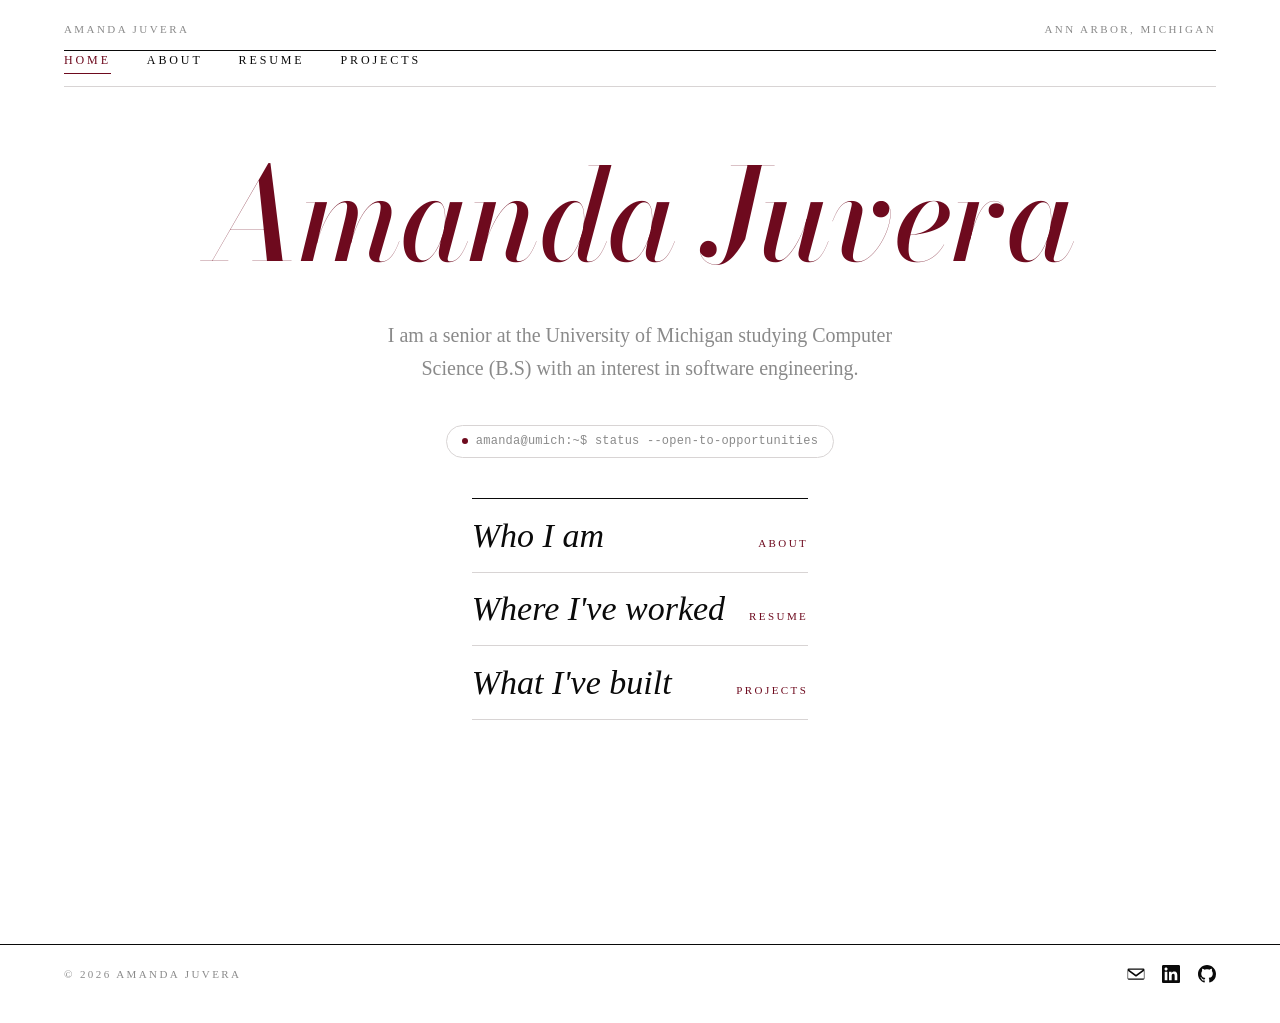
<file: index.html>
<!DOCTYPE html>
<html lang="en">
<head>
<meta charset="utf-8">
<meta name="viewport" content="width=device-width, initial-scale=1">
<title>Amanda Juvera</title>
<meta name="description" content="Amanda Juvera — computer science student at the University of Michigan, working on systems, security tooling, and computer vision.">
<link rel="preconnect" href="https://fonts.googleapis.com">
<link rel="preconnect" href="https://fonts.gstatic.com" crossorigin>
<link href="https://fonts.googleapis.com/css2?family=Bodoni+Moda:ital,opsz,wght@1,6..96,400..700&family=Pinyon+Script&display=swap" rel="stylesheet">
<link rel="stylesheet" href="style.css">
</head>
<body>

<header class="masthead">
  <div class="masthead__meta utility">
    <span>Amanda Juvera</span>
    <span>Ann Arbor, Michigan</span>
  </div>
  <nav class="nav" aria-label="Main">
    <a href="index.html" aria-current="page">Home</a>
    <a href="about.html">About</a>
    <a href="resume.html">Resume</a>
    <a href="projects.html">Projects</a>
  </nav>
</header>

<main class="cover">
  <h1 class="cover__name rise">Amanda Juvera</h1>
  <p class="cover__tagline rise">I am a senior at the University of Michigan studying Computer Science (B.S) with an interest in software engineering.</p>

  <span class="terminal-chip rise">amanda@umich:~$ status --open-to-opportunities</span>

  <ul class="coverlines rise rise--2">
    <li>
      <a href="about.html">
        <span class="coverlines__title">Who I am</span>
        <span class="coverlines__folio">About</span>
      </a>
    </li>
    <li>
      <a href="resume.html">
        <span class="coverlines__title">Where I've worked</span>
        <span class="coverlines__folio">Resume</span>
      </a>
    </li>
    <li>
      <a href="projects.html">
        <span class="coverlines__title">What I've built</span>
        <span class="coverlines__folio">Projects</span>
      </a>
    </li>
  </ul>
</main>

<footer class="foot utility">
  <span>&copy; 2026 Amanda Juvera</span>
  <span class="foot__social">
    <a href="mailto:ajuvera@umich.edu" aria-label="Email">
      <svg viewBox="0 0 16 16" aria-hidden="true"><path d="M1.5 3h13a1 1 0 011 1v8a1 1 0 01-1 1h-13a1 1 0 01-1-1V4a1 1 0 011-1zm.4 1.2L8 8.6l6.1-4.4H1.9zM1 5.4V12h14V5.4l-6.62 4.77a.6.6 0 01-.76 0L1 5.4z"/></svg>
    </a>
    <a href="https://linkedin.com/in/amandajuvera" aria-label="LinkedIn" target="_blank" rel="noopener noreferrer">
      <svg viewBox="0 0 16 16" aria-hidden="true"><path d="M14.82 0H1.18C.53 0 0 .52 0 1.16v13.68C0 15.48.53 16 1.18 16h13.64c.65 0 1.18-.52 1.18-1.16V1.16C16 .52 15.47 0 14.82 0zM4.75 13.6H2.4V6h2.35v7.6zM3.58 4.98c-.76 0-1.37-.62-1.37-1.38 0-.76.61-1.38 1.37-1.38.76 0 1.38.62 1.38 1.38 0 .76-.62 1.38-1.38 1.38zM13.6 13.6h-2.35V9.9c0-.88-.02-2.02-1.23-2.02-1.23 0-1.42.96-1.42 1.95v3.77H6.25V6h2.26v1.04h.03c.31-.59 1.08-1.23 2.23-1.23 2.39 0 2.83 1.57 2.83 3.61v4.18z"/></svg>
    </a>
    <a href="https://github.com/amandajuvera" aria-label="GitHub" target="_blank" rel="noopener noreferrer">
      <svg viewBox="0 0 16 16" aria-hidden="true"><path d="M8 0C3.58 0 0 3.58 0 8c0 3.54 2.29 6.53 5.47 7.59.4.07.55-.17.55-.38 0-.19-.01-.82-.01-1.49-2.01.37-2.53-.49-2.69-.94-.09-.23-.48-.94-.82-1.13-.28-.15-.68-.52-.01-.53.63-.01 1.08.58 1.23.82.72 1.21 1.87.87 2.33.66.07-.52.28-.87.51-1.07-1.78-.2-3.64-.89-3.64-3.95 0-.87.31-1.59.82-2.15-.08-.2-.36-1.02.08-2.12 0 0 .67-.21 2.2.82.64-.18 1.32-.27 2-.27.68 0 1.36.09 2 .27 1.53-1.04 2.2-.82 2.2-.82.44 1.1.16 1.92.08 2.12.51.56.82 1.27.82 2.15 0 3.07-1.87 3.75-3.65 3.95.29.25.54.73.54 1.48 0 1.07-.01 1.93-.01 2.2 0 .21.15.46.55.38A8.01 8.01 0 0016 8c0-4.42-3.58-8-8-8z"/></svg>
    </a>
  </span>
</footer>

</body>
</html>
</file>
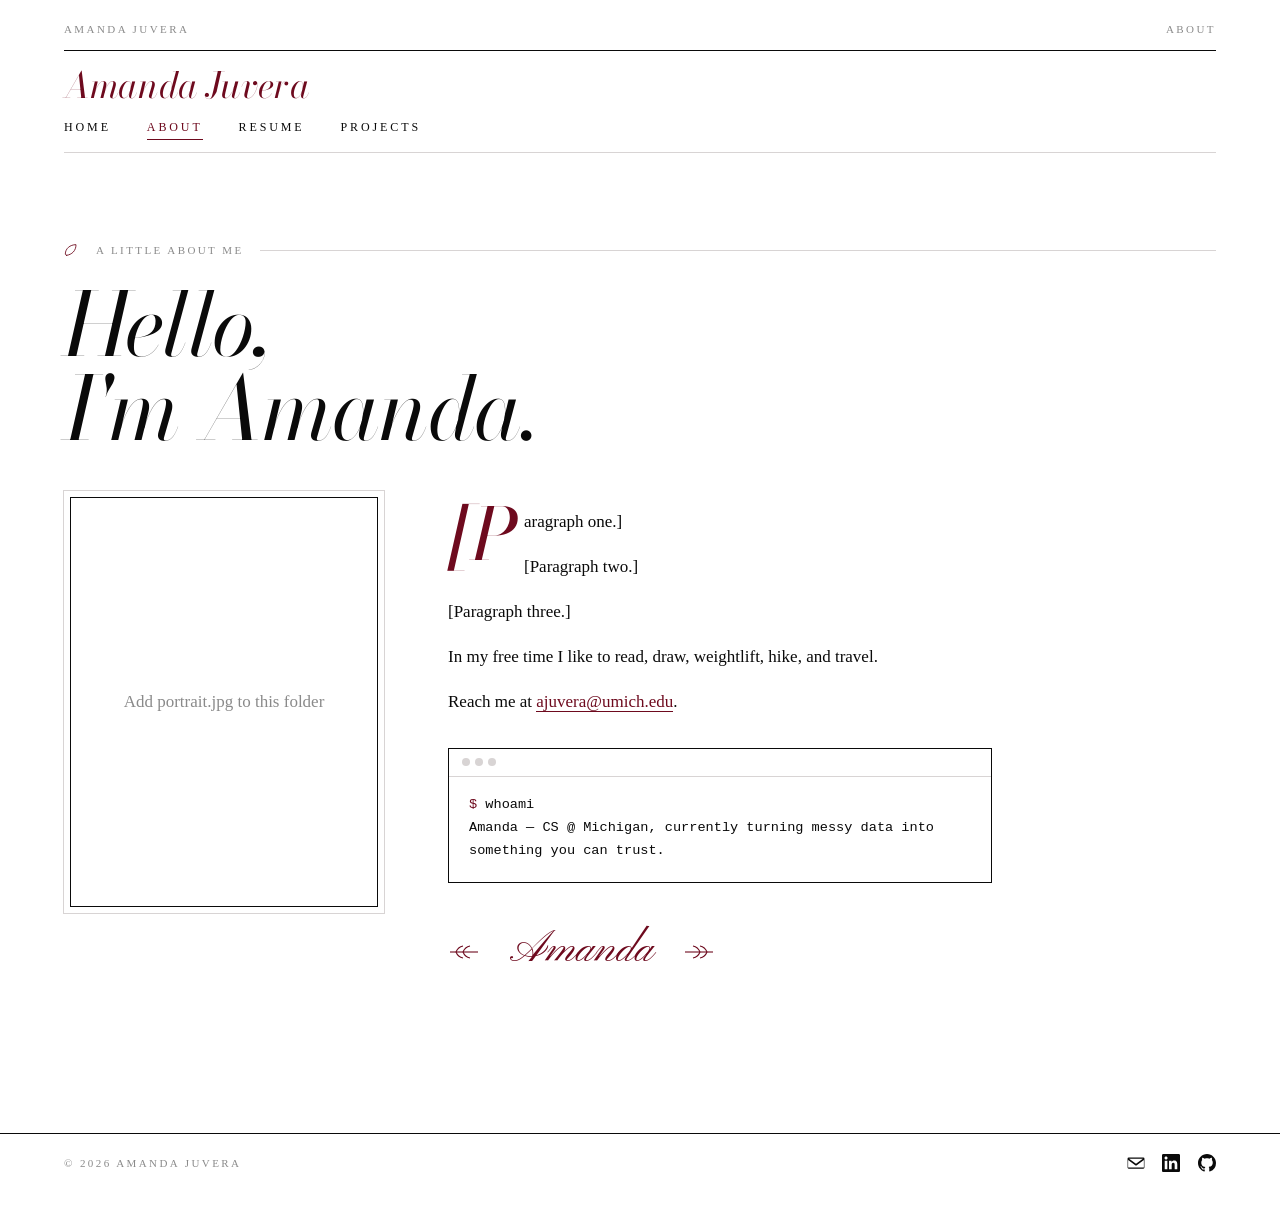
<file: about.html>
<!DOCTYPE html>
<html lang="en">
<head>
<meta charset="utf-8">
<meta name="viewport" content="width=device-width, initial-scale=1">
<title>About — Amanda Juvera</title>
<link rel="preconnect" href="https://fonts.googleapis.com">
<link rel="preconnect" href="https://fonts.gstatic.com" crossorigin>
<link href="https://fonts.googleapis.com/css2?family=Bodoni+Moda:ital,opsz,wght@1,6..96,400..700&family=Pinyon+Script&display=swap" rel="stylesheet">
<link rel="stylesheet" href="style.css">
</head>
<body>

<header class="masthead">
  <div class="masthead__meta utility">
    <span>Amanda Juvera</span>
    <span>About</span>
  </div>
  <a class="masthead__nameplate" href="index.html">Amanda Juvera</a>
  <nav class="nav" aria-label="Main">
    <a href="index.html">Home</a>
    <a href="about.html" aria-current="page">About</a>
    <a href="resume.html">Resume</a>
    <a href="projects.html">Projects</a>
  </nav>
</header>

<main class="page">
  <p class="page__eyebrow utility"><svg viewBox="0 0 24 24" aria-hidden="true"><path d="M4 20c8-1 14-7 14-16-9 0-16 6-16 14 0 1 1 2 2 2z"/></svg>A little about me</p>
  <h1 class="page__title">Hello,<br>I'm Amanda.</h1>

  <div class="about">
    <figure class="portrait">
      <!-- Swap this line for: <img src="portrait.jpg" alt="Amanda Juvera"> -->
      Add portrait.jpg to this folder
    </figure>

    <div class="prose">
      <p>[Paragraph one.]</p>

      <p>[Paragraph two.]</p>

      <p>[Paragraph three.]</p>

      <p>In my free time I like to read, draw, weightlift, hike, and travel.</p>

      <p>Reach me at <a href="mailto:ajuvera@umich.edu">ajuvera@umich.edu</a>.</p>

      <div class="terminal-quote">
        <div class="terminal-quote__bar"><span></span><span></span><span></span></div>
        <pre><span class="prompt">$</span> whoami
Amanda — CS @ Michigan, currently turning messy data into something you can trust.</pre>
      </div>

      <p class="signoff-row">
        <svg class="sprig" viewBox="0 0 46 20" aria-hidden="true">
          <path d="M2 10 Q20 10 30 10"/>
          <path d="M8 10 Q10 5 15 4"/>
          <path d="M8 10 Q10 15 15 16"/>
          <path d="M15 10 Q17 5 22 4"/>
          <path d="M15 10 Q17 15 22 16"/>
        </svg>
        <span class="signoff">Amanda</span>
        <svg class="sprig sprig--flip" viewBox="0 0 46 20" aria-hidden="true">
          <path d="M2 10 Q20 10 30 10"/>
          <path d="M8 10 Q10 5 15 4"/>
          <path d="M8 10 Q10 15 15 16"/>
          <path d="M15 10 Q17 5 22 4"/>
          <path d="M15 10 Q17 15 22 16"/>
        </svg>
      </p>
    </div>
  </div>
</main>

<footer class="foot utility">
  <span>&copy; 2026 Amanda Juvera</span>
  <span class="foot__social">
    <a href="mailto:ajuvera@umich.edu" aria-label="Email">
      <svg viewBox="0 0 16 16" aria-hidden="true"><path d="M1.5 3h13a1 1 0 011 1v8a1 1 0 01-1 1h-13a1 1 0 01-1-1V4a1 1 0 011-1zm.4 1.2L8 8.6l6.1-4.4H1.9zM1 5.4V12h14V5.4l-6.62 4.77a.6.6 0 01-.76 0L1 5.4z"/></svg>
    </a>
    <a href="https://linkedin.com/in/amandajuvera" aria-label="LinkedIn" target="_blank" rel="noopener noreferrer">
      <svg viewBox="0 0 16 16" aria-hidden="true"><path d="M14.82 0H1.18C.53 0 0 .52 0 1.16v13.68C0 15.48.53 16 1.18 16h13.64c.65 0 1.18-.52 1.18-1.16V1.16C16 .52 15.47 0 14.82 0zM4.75 13.6H2.4V6h2.35v7.6zM3.58 4.98c-.76 0-1.37-.62-1.37-1.38 0-.76.61-1.38 1.37-1.38.76 0 1.38.62 1.38 1.38 0 .76-.62 1.38-1.38 1.38zM13.6 13.6h-2.35V9.9c0-.88-.02-2.02-1.23-2.02-1.23 0-1.42.96-1.42 1.95v3.77H6.25V6h2.26v1.04h.03c.31-.59 1.08-1.23 2.23-1.23 2.39 0 2.83 1.57 2.83 3.61v4.18z"/></svg>
    </a>
    <a href="https://github.com/amandajuvera" aria-label="GitHub" target="_blank" rel="noopener noreferrer">
      <svg viewBox="0 0 16 16" aria-hidden="true"><path d="M8 0C3.58 0 0 3.58 0 8c0 3.54 2.29 6.53 5.47 7.59.4.07.55-.17.55-.38 0-.19-.01-.82-.01-1.49-2.01.37-2.53-.49-2.69-.94-.09-.23-.48-.94-.82-1.13-.28-.15-.68-.52-.01-.53.63-.01 1.08.58 1.23.82.72 1.21 1.87.87 2.33.66.07-.52.28-.87.51-1.07-1.78-.2-3.64-.89-3.64-3.95 0-.87.31-1.59.82-2.15-.08-.2-.36-1.02.08-2.12 0 0 .67-.21 2.2.82.64-.18 1.32-.27 2-.27.68 0 1.36.09 2 .27 1.53-1.04 2.2-.82 2.2-.82.44 1.1.16 1.92.08 2.12.51.56.82 1.27.82 2.15 0 3.07-1.87 3.75-3.65 3.95.29.25.54.73.54 1.48 0 1.07-.01 1.93-.01 2.2 0 .21.15.46.55.38A8.01 8.01 0 0016 8c0-4.42-3.58-8-8-8z"/></svg>
    </a>
  </span>
</footer>

</body>
</html>
</file>
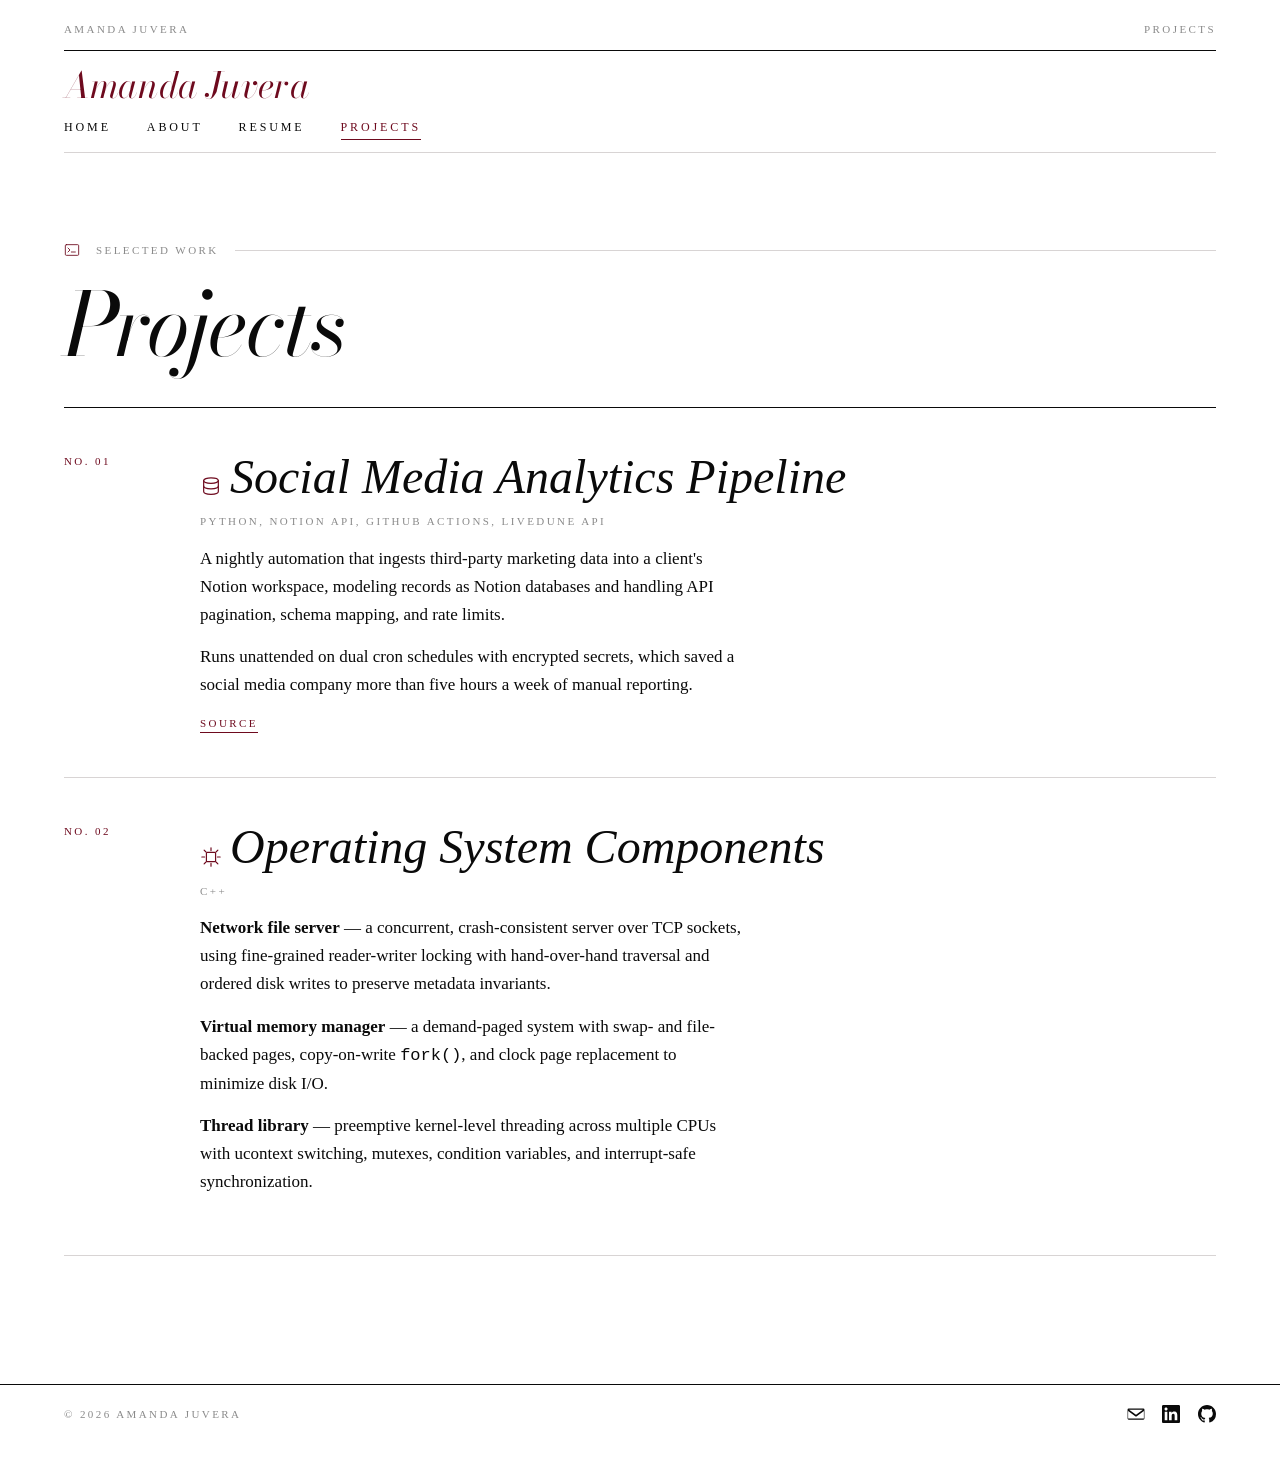
<file: projects.html>
<!DOCTYPE html>
<html lang="en">
<head>
<meta charset="utf-8">
<meta name="viewport" content="width=device-width, initial-scale=1">
<title>Projects — Amanda Juvera</title>
<link rel="preconnect" href="https://fonts.googleapis.com">
<link rel="preconnect" href="https://fonts.gstatic.com" crossorigin>
<link href="https://fonts.googleapis.com/css2?family=Bodoni+Moda:ital,opsz,wght@1,6..96,400..700&family=Pinyon+Script&display=swap" rel="stylesheet">
<link rel="stylesheet" href="style.css">
</head>
<body>

<header class="masthead">
  <div class="masthead__meta utility">
    <span>Amanda Juvera</span>
    <span>Projects</span>
  </div>
  <a class="masthead__nameplate" href="index.html">Amanda Juvera</a>
  <nav class="nav" aria-label="Main">
    <a href="index.html">Home</a>
    <a href="about.html">About</a>
    <a href="resume.html">Resume</a>
    <a href="projects.html" aria-current="page">Projects</a>
  </nav>
</header>

<main class="page">
  <p class="page__eyebrow utility"><svg viewBox="0 0 24 24" aria-hidden="true"><rect x="2" y="4" width="20" height="16" rx="1.5"/><path d="M6 9l3 3-3 3"/><path d="M11 15h6"/></svg>Selected work</p>
  <h1 class="page__title">Projects</h1>

  <ol class="work">
    <li class="work__item">
      <span class="work__folio">No. 01</span>
      <div class="work__body">
        <h2 class="work__title"><svg class="work__icon" viewBox="0 0 24 24" aria-hidden="true"><ellipse cx="12" cy="5" rx="8" ry="3"/><path d="M4 5v6c0 1.66 3.58 3 8 3s8-1.34 8-3V5"/><path d="M4 11v6c0 1.66 3.58 3 8 3s8-1.34 8-3v-6"/></svg>Social Media Analytics Pipeline</h2>
        <p class="utility" style="margin-bottom:0.9rem;">Python, Notion API, GitHub Actions, LiveDune API</p>
        <p>A nightly automation that ingests third-party marketing data into a client's Notion workspace, modeling records as Notion databases and handling API pagination, schema mapping, and rate limits.</p>
        <p>Runs unattended on dual cron schedules with encrypted secrets, which saved a social media company more than five hours a week of manual reporting.</p>
        <div class="work__meta">
          <a href="[https://github.com/username/repo]">Source</a>
        </div>
      </div>
    </li>

    <li class="work__item">
      <span class="work__folio">No. 02</span>
      <div class="work__body">
        <h2 class="work__title"><svg class="work__icon" viewBox="0 0 24 24" aria-hidden="true"><rect x="7" y="7" width="10" height="10" rx="1"/><path d="M12 2v3M12 19v3M2 12h3M19 12h3M4.5 4.5l2 2M17.5 17.5l2 2M19.5 4.5l-2 2M6.5 17.5l-2 2"/></svg>Operating System Components</h2>
        <p class="utility" style="margin-bottom:0.9rem;">C++</p>
        <p><strong>Network file server</strong> &mdash; a concurrent, crash-consistent server over TCP sockets, using fine-grained reader-writer locking with hand-over-hand traversal and ordered disk writes to preserve metadata invariants.</p>
        <p><strong>Virtual memory manager</strong> &mdash; a demand-paged system with swap- and file-backed pages, copy-on-write <code>fork()</code>, and clock page replacement to minimize disk I/O.</p>
        <p><strong>Thread library</strong> &mdash; preemptive kernel-level threading across multiple CPUs with ucontext switching, mutexes, condition variables, and interrupt-safe synchronization.</p>
      </div>
    </li>
  </ol>
</main>

<footer class="foot utility">
  <span>&copy; 2026 Amanda Juvera</span>
  <span class="foot__social">
    <a href="mailto:ajuvera@umich.edu" aria-label="Email">
      <svg viewBox="0 0 16 16" aria-hidden="true"><path d="M1.5 3h13a1 1 0 011 1v8a1 1 0 01-1 1h-13a1 1 0 01-1-1V4a1 1 0 011-1zm.4 1.2L8 8.6l6.1-4.4H1.9zM1 5.4V12h14V5.4l-6.62 4.77a.6.6 0 01-.76 0L1 5.4z"/></svg>
    </a>
    <a href="https://linkedin.com/in/amandajuvera" aria-label="LinkedIn" target="_blank" rel="noopener noreferrer">
      <svg viewBox="0 0 16 16" aria-hidden="true"><path d="M14.82 0H1.18C.53 0 0 .52 0 1.16v13.68C0 15.48.53 16 1.18 16h13.64c.65 0 1.18-.52 1.18-1.16V1.16C16 .52 15.47 0 14.82 0zM4.75 13.6H2.4V6h2.35v7.6zM3.58 4.98c-.76 0-1.37-.62-1.37-1.38 0-.76.61-1.38 1.37-1.38.76 0 1.38.62 1.38 1.38 0 .76-.62 1.38-1.38 1.38zM13.6 13.6h-2.35V9.9c0-.88-.02-2.02-1.23-2.02-1.23 0-1.42.96-1.42 1.95v3.77H6.25V6h2.26v1.04h.03c.31-.59 1.08-1.23 2.23-1.23 2.39 0 2.83 1.57 2.83 3.61v4.18z"/></svg>
    </a>
    <a href="https://github.com/amandajuvera" aria-label="GitHub" target="_blank" rel="noopener noreferrer">
      <svg viewBox="0 0 16 16" aria-hidden="true"><path d="M8 0C3.58 0 0 3.58 0 8c0 3.54 2.29 6.53 5.47 7.59.4.07.55-.17.55-.38 0-.19-.01-.82-.01-1.49-2.01.37-2.53-.49-2.69-.94-.09-.23-.48-.94-.82-1.13-.28-.15-.68-.52-.01-.53.63-.01 1.08.58 1.23.82.72 1.21 1.87.87 2.33.66.07-.52.28-.87.51-1.07-1.78-.2-3.64-.89-3.64-3.95 0-.87.31-1.59.82-2.15-.08-.2-.36-1.02.08-2.12 0 0 .67-.21 2.2.82.64-.18 1.32-.27 2-.27.68 0 1.36.09 2 .27 1.53-1.04 2.2-.82 2.2-.82.44 1.1.16 1.92.08 2.12.51.56.82 1.27.82 2.15 0 3.07-1.87 3.75-3.65 3.95.29.25.54.73.54 1.48 0 1.07-.01 1.93-.01 2.2 0 .21.15.46.55.38A8.01 8.01 0 0016 8c0-4.42-3.58-8-8-8z"/></svg>
    </a>
  </span>
</footer>

</body>
</html>
</file>
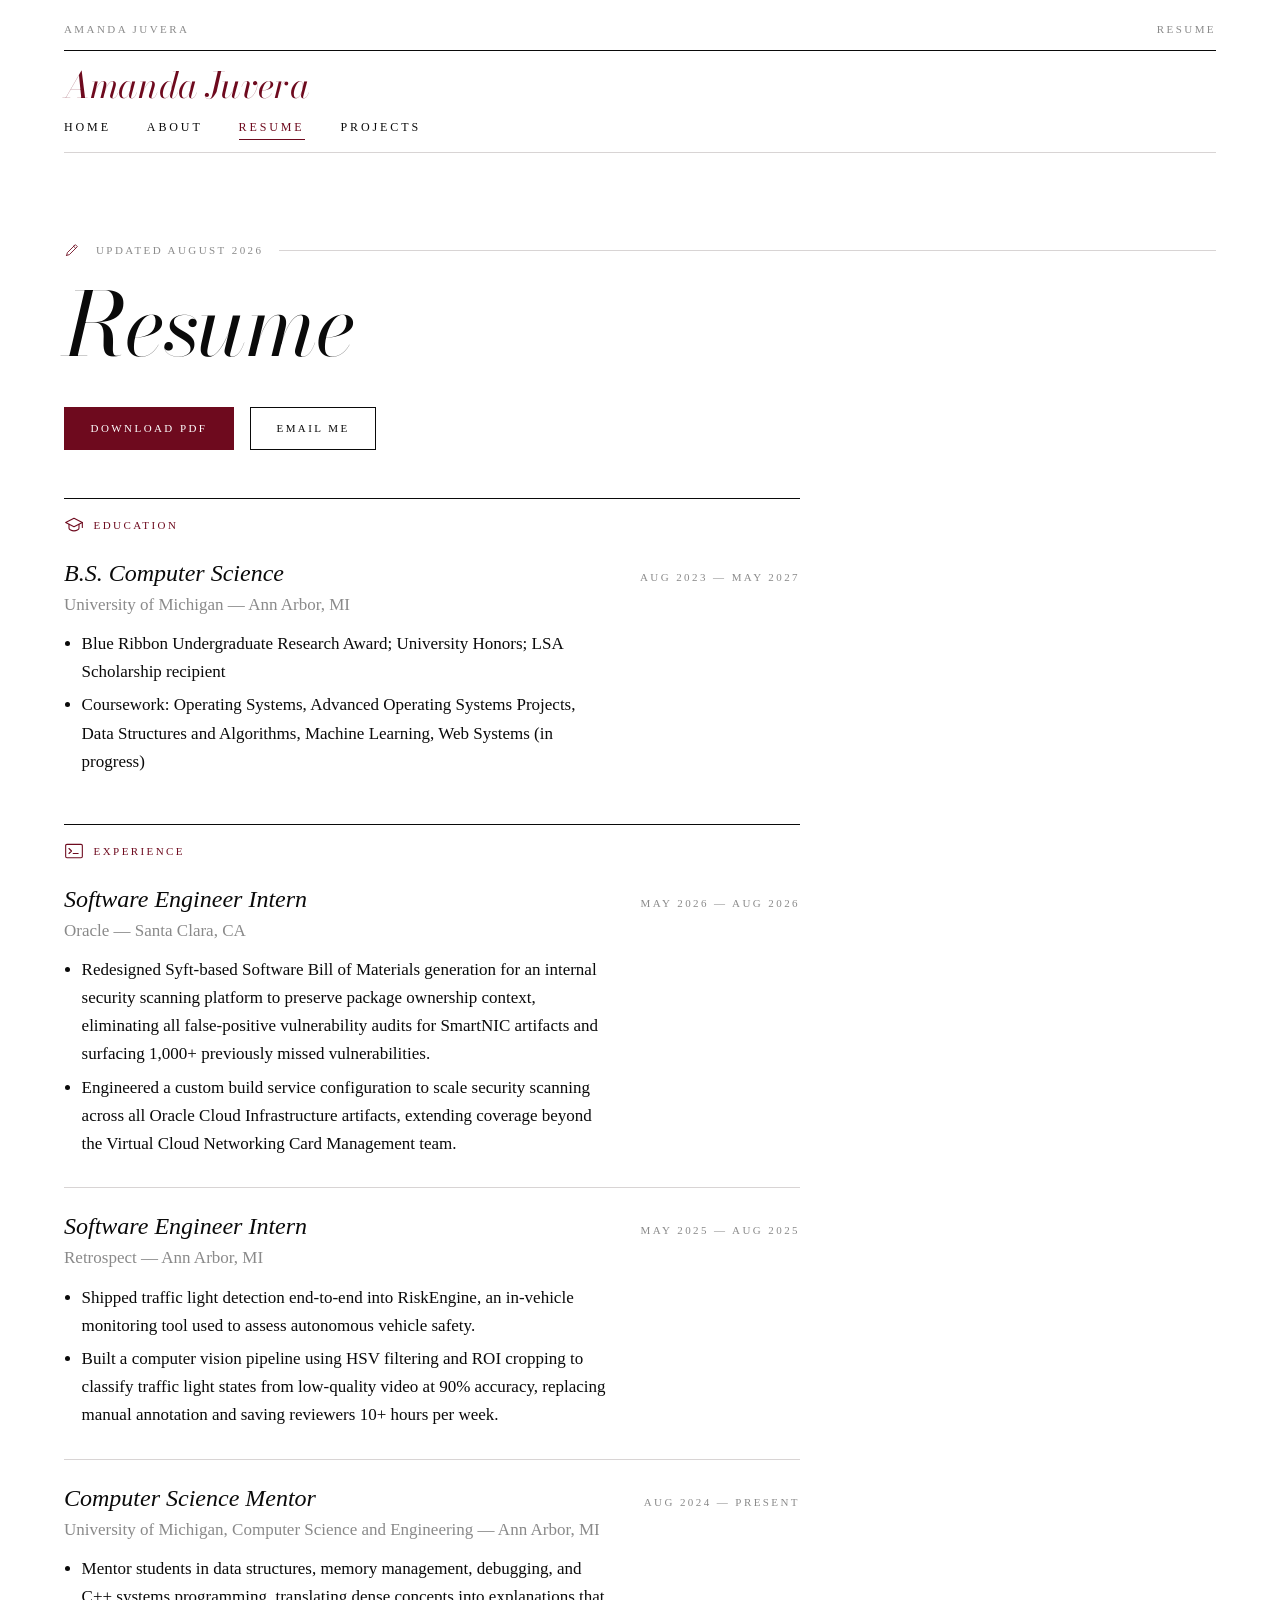
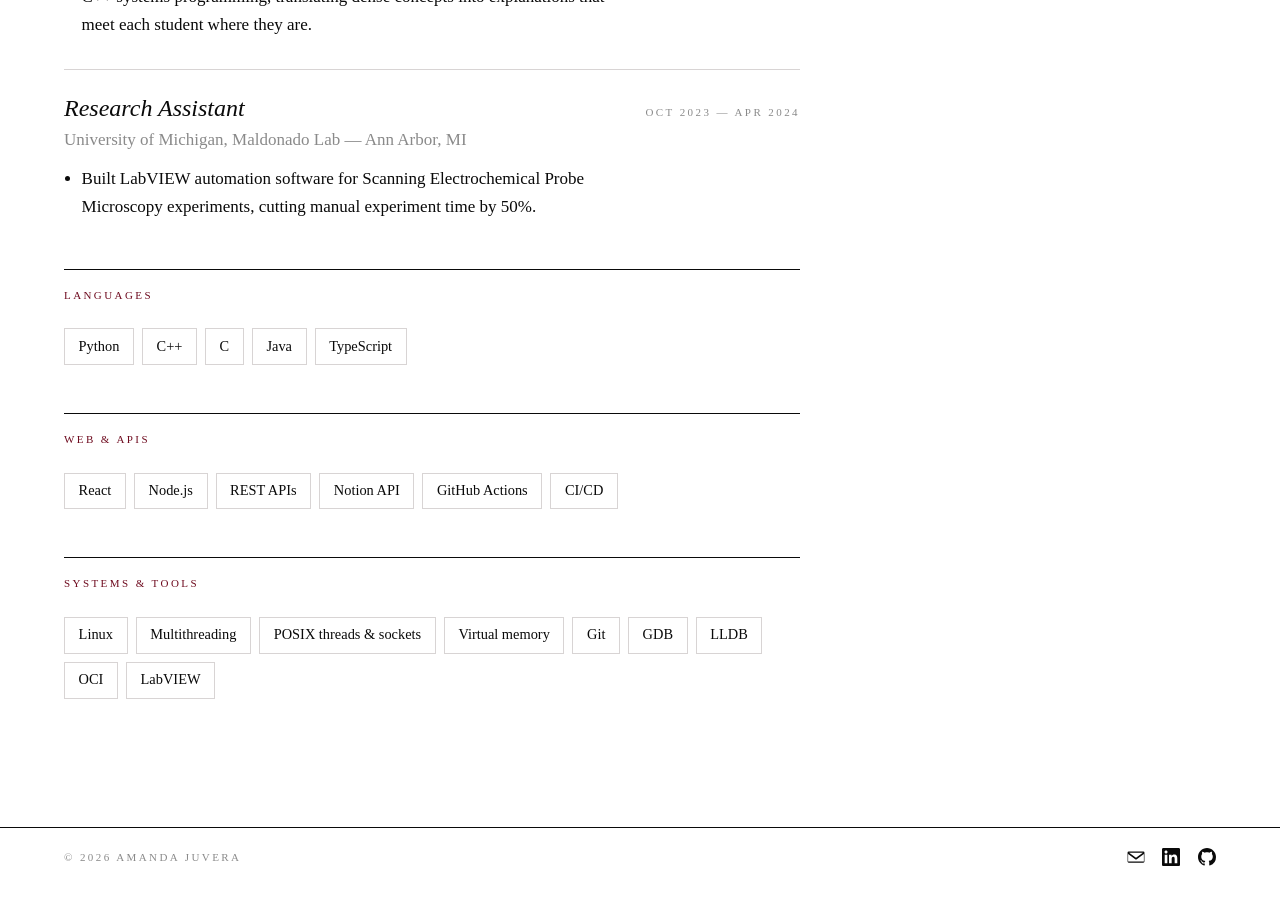
<file: resume.html>
<!DOCTYPE html>
<html lang="en">
<head>
<meta charset="utf-8">
<meta name="viewport" content="width=device-width, initial-scale=1">
<title>Resume — Amanda Juvera</title>
<link rel="preconnect" href="https://fonts.googleapis.com">
<link rel="preconnect" href="https://fonts.gstatic.com" crossorigin>
<link href="https://fonts.googleapis.com/css2?family=Bodoni+Moda:ital,opsz,wght@1,6..96,400..700&family=Pinyon+Script&display=swap" rel="stylesheet">
<link rel="stylesheet" href="style.css">
</head>
<body>

<header class="masthead">
  <div class="masthead__meta utility">
    <span>Amanda Juvera</span>
    <span>Resume</span>
  </div>
  <a class="masthead__nameplate" href="index.html">Amanda Juvera</a>
  <nav class="nav" aria-label="Main">
    <a href="index.html">Home</a>
    <a href="about.html">About</a>
    <a href="resume.html" aria-current="page">Resume</a>
    <a href="projects.html">Projects</a>
  </nav>
</header>

<main class="page">
  <p class="page__eyebrow utility"><svg viewBox="0 0 24 24" aria-hidden="true"><path d="M4 20l4-1 12-12-3-3L5 16l-1 4z"/><path d="M14 6l3 3"/></svg>Updated August 2026</p>
  <h1 class="page__title">Resume</h1>

  <div class="resume-actions">
    <a class="btn" href="resume.pdf" download>Download PDF</a>
    <a class="btn btn--ghost" href="mailto:ajuvera@umich.edu">Email me</a>
  </div>

  <section class="cv-section">
    <h2 class="section-icon">
      <svg viewBox="0 0 24 24" aria-hidden="true"><path d="M2 9l10-5 10 5-10 5-10-5z"/><path d="M6 11v5c0 1.5 3 3 6 3s6-1.5 6-3v-5"/><path d="M22 9v6"/></svg>
      Education
    </h2>
    <div class="entry">
      <div class="entry__head">
        <h3 class="entry__role">B.S. Computer Science</h3>
        <span class="utility">Aug 2023 &mdash; May 2027</span>
      </div>
      <p class="entry__where">University of Michigan &mdash; Ann Arbor, MI</p>
      <ul>
        <li>Blue Ribbon Undergraduate Research Award; University Honors; LSA Scholarship recipient</li>
        <li>Coursework: Operating Systems, Advanced Operating Systems Projects, Data Structures and Algorithms, Machine Learning, Web Systems (in progress)</li>
      </ul>
    </div>
  </section>

  <section class="cv-section">
    <h2 class="section-icon">
      <svg viewBox="0 0 24 24" aria-hidden="true"><rect x="2" y="4" width="20" height="16" rx="1.5"/><path d="M6 9l3 3-3 3"/><path d="M11 15h6"/></svg>
      Experience
    </h2>

    <div class="entry">
      <div class="entry__head">
        <h3 class="entry__role">Software Engineer Intern</h3>
        <span class="utility">May 2026 &mdash; Aug 2026</span>
      </div>
      <p class="entry__where">Oracle &mdash; Santa Clara, CA</p>
      <ul>
        <li>Redesigned Syft-based Software Bill of Materials generation for an internal security scanning platform to preserve package ownership context, eliminating all false-positive vulnerability audits for SmartNIC artifacts and surfacing 1,000+ previously missed vulnerabilities.</li>
        <li>Engineered a custom build service configuration to scale security scanning across all Oracle Cloud Infrastructure artifacts, extending coverage beyond the Virtual Cloud Networking Card Management team.</li>
      </ul>
    </div>

    <div class="entry">
      <div class="entry__head">
        <h3 class="entry__role">Software Engineer Intern</h3>
        <span class="utility">May 2025 &mdash; Aug 2025</span>
      </div>
      <p class="entry__where">Retrospect &mdash; Ann Arbor, MI</p>
      <ul>
        <li>Shipped traffic light detection end-to-end into RiskEngine, an in-vehicle monitoring tool used to assess autonomous vehicle safety.</li>
        <li>Built a computer vision pipeline using HSV filtering and ROI cropping to classify traffic light states from low-quality video at 90% accuracy, replacing manual annotation and saving reviewers 10+ hours per week.</li>
      </ul>
    </div>

    <div class="entry">
      <div class="entry__head">
        <h3 class="entry__role">Computer Science Mentor</h3>
        <span class="utility">Aug 2024 &mdash; Present</span>
      </div>
      <p class="entry__where">University of Michigan, Computer Science and Engineering &mdash; Ann Arbor, MI</p>
      <ul>
        <li>Mentor students in data structures, memory management, debugging, and C++ systems programming, translating dense concepts into explanations that meet each student where they are.</li>
      </ul>
    </div>

    <div class="entry">
      <div class="entry__head">
        <h3 class="entry__role">Research Assistant</h3>
        <span class="utility">Oct 2023 &mdash; Apr 2024</span>
      </div>
      <p class="entry__where">University of Michigan, Maldonado Lab &mdash; Ann Arbor, MI</p>
      <ul>
        <li>Built LabVIEW automation software for Scanning Electrochemical Probe Microscopy experiments, cutting manual experiment time by 50%.</li>
      </ul>
    </div>
  </section>

  <section class="cv-section">
    <h2>Languages</h2>
    <ul class="skills">
      <li>Python</li>
      <li>C++</li>
      <li>C</li>
      <li>Java</li>
      <li>TypeScript</li>
    </ul>
  </section>

  <section class="cv-section">
    <h2>Web &amp; APIs</h2>
    <ul class="skills">
      <li>React</li>
      <li>Node.js</li>
      <li>REST APIs</li>
      <li>Notion API</li>
      <li>GitHub Actions</li>
      <li>CI/CD</li>
    </ul>
  </section>

  <section class="cv-section">
    <h2>Systems &amp; Tools</h2>
    <ul class="skills">
      <li>Linux</li>
      <li>Multithreading</li>
      <li>POSIX threads &amp; sockets</li>
      <li>Virtual memory</li>
      <li>Git</li>
      <li>GDB</li>
      <li>LLDB</li>
      <li>OCI</li>
      <li>LabVIEW</li>
    </ul>
  </section>
</main>

<footer class="foot utility">
  <span>&copy; 2026 Amanda Juvera</span>
  <span class="foot__social">
    <a href="mailto:ajuvera@umich.edu" aria-label="Email">
      <svg viewBox="0 0 16 16" aria-hidden="true"><path d="M1.5 3h13a1 1 0 011 1v8a1 1 0 01-1 1h-13a1 1 0 01-1-1V4a1 1 0 011-1zm.4 1.2L8 8.6l6.1-4.4H1.9zM1 5.4V12h14V5.4l-6.62 4.77a.6.6 0 01-.76 0L1 5.4z"/></svg>
    </a>
    <a href="https://linkedin.com/in/amandajuvera" aria-label="LinkedIn" target="_blank" rel="noopener noreferrer">
      <svg viewBox="0 0 16 16" aria-hidden="true"><path d="M14.82 0H1.18C.53 0 0 .52 0 1.16v13.68C0 15.48.53 16 1.18 16h13.64c.65 0 1.18-.52 1.18-1.16V1.16C16 .52 15.47 0 14.82 0zM4.75 13.6H2.4V6h2.35v7.6zM3.58 4.98c-.76 0-1.37-.62-1.37-1.38 0-.76.61-1.38 1.37-1.38.76 0 1.38.62 1.38 1.38 0 .76-.62 1.38-1.38 1.38zM13.6 13.6h-2.35V9.9c0-.88-.02-2.02-1.23-2.02-1.23 0-1.42.96-1.42 1.95v3.77H6.25V6h2.26v1.04h.03c.31-.59 1.08-1.23 2.23-1.23 2.39 0 2.83 1.57 2.83 3.61v4.18z"/></svg>
    </a>
    <a href="https://github.com/amandajuvera" aria-label="GitHub" target="_blank" rel="noopener noreferrer">
      <svg viewBox="0 0 16 16" aria-hidden="true"><path d="M8 0C3.58 0 0 3.58 0 8c0 3.54 2.29 6.53 5.47 7.59.4.07.55-.17.55-.38 0-.19-.01-.82-.01-1.49-2.01.37-2.53-.49-2.69-.94-.09-.23-.48-.94-.82-1.13-.28-.15-.68-.52-.01-.53.63-.01 1.08.58 1.23.82.72 1.21 1.87.87 2.33.66.07-.52.28-.87.51-1.07-1.78-.2-3.64-.89-3.64-3.95 0-.87.31-1.59.82-2.15-.08-.2-.36-1.02.08-2.12 0 0 .67-.21 2.2.82.64-.18 1.32-.27 2-.27.68 0 1.36.09 2 .27 1.53-1.04 2.2-.82 2.2-.82.44 1.1.16 1.92.08 2.12.51.56.82 1.27.82 2.15 0 3.07-1.87 3.75-3.65 3.95.29.25.54.73.54 1.48 0 1.07-.01 1.93-.01 2.2 0 .21.15.46.55.38A8.01 8.01 0 0016 8c0-4.42-3.58-8-8-8z"/></svg>
    </a>
  </span>
</footer>

</body>
</html>
</file>
<file: style.css>
/* ============================================================
   PERSONAL SITE — editorial / fashion-masthead direction
   Palette:  paper #FFFFFF · ink #0A0A0A · oxblood #6E0A1E
             rule #D8D4D4 · muted #8A8A8A
   Type:     Times New Roman in three roles —
             DISPLAY (huge italic) · BODY (regular) · UTILITY (small caps, tracked)
   ============================================================ */

:root {
  --paper: #ffffff;
  --ink: #0a0a0a;
  --oxblood: #6e0a1e;
  --rule: #d8d4d4;
  --muted: #8a8a8a;

  --serif: "Times New Roman", Times, serif;
  --display: "Bodoni Moda", "Times New Roman", serif;
  --script: "Pinyon Script", "Brush Script MT", cursive;

  --gutter: clamp(1.25rem, 5vw, 5rem);
  --measure: 34rem;
}

*,
*::before,
*::after {
  box-sizing: border-box;
}

html {
  -webkit-text-size-adjust: 100%;
}

body {
  margin: 0;
  background: var(--paper);
  color: var(--ink);
  font-family: var(--serif);
  font-size: 1.0625rem;
  line-height: 1.65;
}

img {
  max-width: 100%;
  display: block;
}

a {
  color: var(--ink);
  text-decoration: none;
}

a:focus-visible,
button:focus-visible {
  outline: 2px solid var(--oxblood);
  outline-offset: 3px;
}

/* ---------- utility type role ---------- */

.utility {
  font-size: 0.6875rem;
  letter-spacing: 0.22em;
  text-transform: uppercase;
  color: var(--muted);
}

/* ---------- masthead + nav ---------- */

.masthead {
  padding: 1.25rem var(--gutter) 0;
}

.masthead__meta {
  display: flex;
  justify-content: space-between;
  gap: 1rem;
  padding-bottom: 0.75rem;
  border-bottom: 1px solid var(--ink);
}

.masthead__nameplate {
  display: block;
  font-family: var(--display);
  font-style: italic;
  font-size: clamp(1.5rem, 3.2vw, 2.25rem);
  line-height: 1;
  padding: 1rem 0 0.9rem;
  letter-spacing: -0.01em;
  color: var(--oxblood);
}

.nav {
  display: flex;
  flex-wrap: wrap;
  gap: 0 2.25rem;
  padding-bottom: 0.75rem;
  border-bottom: 1px solid var(--rule);
}

.nav a {
  font-size: 0.75rem;
  letter-spacing: 0.24em;
  text-transform: uppercase;
  padding-bottom: 2px;
  border-bottom: 1px solid transparent;
}

.nav a:hover {
  color: var(--oxblood);
  border-bottom-color: var(--oxblood);
}

.nav a[aria-current="page"] {
  color: var(--oxblood);
  border-bottom-color: var(--oxblood);
}

/* ---------- shared page shell ---------- */

.page {
  padding: clamp(2.5rem, 7vw, 5.5rem) var(--gutter) 0;
}

.page__eyebrow {
  display: flex;
  align-items: center;
  gap: 1rem;
  margin: 0 0 1.5rem;
}

.page__eyebrow::after {
  content: "";
  flex: 1;
  height: 1px;
  background: var(--rule);
}

.page__eyebrow svg {
  width: 16px;
  height: 16px;
  stroke: var(--oxblood);
  fill: none;
  stroke-width: 1.3;
  stroke-linecap: round;
  stroke-linejoin: round;
  flex-shrink: 0;
}

.page__title {
  font-family: var(--display);
  font-style: italic;
  font-weight: normal;
  font-size: clamp(2.75rem, 9vw, 5.5rem);
  line-height: 0.95;
  margin: 0 0 2.5rem;
  letter-spacing: -0.02em;
}

.prose p {
  max-width: var(--measure);
}

.prose p:first-of-type::first-letter {
  font-family: var(--display);
  font-style: italic;
  font-size: 4.5rem;
  line-height: 0.7;
  float: left;
  margin: 0.1rem 0.5rem 0 0;
  color: var(--oxblood);
}

.prose a {
  border-bottom: 1px solid var(--oxblood);
  color: var(--oxblood);
}

.signoff-row {
  display: flex;
  align-items: center;
  gap: 1rem;
  margin-top: 1rem;
}

.signoff {
  font-family: var(--script);
  font-size: 2.75rem;
  color: var(--oxblood);
}

/* ---------- COVER (home page signature) ---------- */

.cover {
  min-height: 68vh;
  padding: clamp(2rem, 6vw, 4rem) var(--gutter) clamp(3rem, 8vw, 6rem);
  display: grid;
  grid-template-columns: 1fr;
  gap: clamp(1.5rem, 4vw, 2.5rem);
  align-content: start;
}

.cover__name {
  font-family: var(--display);
  font-style: italic;
  font-weight: 500;
  font-size: clamp(2.5rem, 11vw, 8rem);
  line-height: 1;
  letter-spacing: -0.02em;
  margin: 0;
  text-align: center;
  white-space: nowrap;
  color: var(--oxblood);
}

.cover__tagline {
  max-width: 34rem;
  margin: 0 auto;
  text-align: center;
  font-size: clamp(1.0625rem, 2vw, 1.25rem);
  color: var(--muted);
}

/* cover lines — the magazine teaser rail */
.coverlines {
  list-style: none;
  margin: 0 auto;
  padding: 0;
  border-top: 1px solid var(--ink);
  max-width: 30rem;
}

.coverlines li {
  border-bottom: 1px solid var(--rule);
}

.coverlines a {
  display: flex;
  align-items: baseline;
  justify-content: space-between;
  gap: 1.5rem;
  padding: 1.1rem 0;
}

.coverlines a:hover .coverlines__title {
  color: var(--oxblood);
}

.coverlines__title {
  font-style: italic;
  font-size: clamp(1.5rem, 4vw, 2.125rem);
  line-height: 1.1;
  transition: color 0.18s ease;
}

.coverlines__folio {
  font-size: 0.6875rem;
  letter-spacing: 0.22em;
  text-transform: uppercase;
  color: var(--oxblood);
  white-space: nowrap;
}

/* ---------- ABOUT ---------- */

.about {
  display: grid;
  gap: clamp(2rem, 5vw, 4rem);
  grid-template-columns: 1fr;
}

.portrait {
  position: relative;
  border: 1px solid var(--ink);
  outline: 1px solid var(--rule);
  outline-offset: 6px;
  aspect-ratio: 3 / 4;
  display: grid;
  place-items: center;
  color: var(--muted);
  text-align: center;
  padding: 1rem;
  margin: 6px;
}

.portrait img {
  width: 100%;
  height: 100%;
  object-fit: cover;
}

.portrait figcaption {
  margin-top: 0.6rem;
}

@media (min-width: 55rem) {
  .about {
    grid-template-columns: 20rem 1fr;
  }
}

/* interests — hairline index */
.index-list {
  list-style: none;
  margin: 2.5rem 0 0;
  padding: 0;
  border-top: 1px solid var(--ink);
  max-width: var(--measure);
}

.index-list li {
  display: flex;
  gap: 1.5rem;
  align-items: baseline;
  padding: 0.85rem 0;
  border-bottom: 1px solid var(--rule);
}

.index-list dfn {
  font-style: italic;
  font-size: 1.25rem;
  flex: 0 0 9rem;
}

.index-list span {
  color: var(--muted);
  font-size: 0.95rem;
}

/* ---------- RESUME ---------- */

.resume-actions {
  display: flex;
  flex-wrap: wrap;
  gap: 1rem;
  margin-bottom: 3rem;
}

.btn {
  display: inline-block;
  background: var(--oxblood);
  color: var(--paper);
  padding: 0.7rem 1.6rem;
  font-size: 0.6875rem;
  letter-spacing: 0.22em;
  text-transform: uppercase;
  border: 1px solid var(--oxblood);
  transition: background 0.18s ease, color 0.18s ease;
}

.btn:hover {
  background: var(--paper);
  color: var(--oxblood);
}

.btn--ghost {
  background: transparent;
  color: var(--ink);
  border-color: var(--ink);
}

.btn--ghost:hover {
  background: var(--ink);
  color: var(--paper);
}

.cv-section {
  border-top: 1px solid var(--ink);
  padding-top: 1rem;
  margin-bottom: 3rem;
  max-width: 46rem;
}

.cv-section > h2 {
  font-size: 0.6875rem;
  letter-spacing: 0.22em;
  text-transform: uppercase;
  font-weight: normal;
  color: var(--oxblood);
  margin: 0 0 1.5rem;
}

.entry {
  padding-bottom: 1.5rem;
  margin-bottom: 1.5rem;
  border-bottom: 1px solid var(--rule);
}

.entry:last-child {
  border-bottom: 0;
  margin-bottom: 0;
  padding-bottom: 0;
}

.entry__head {
  display: flex;
  flex-wrap: wrap;
  gap: 0.25rem 1.5rem;
  align-items: baseline;
  justify-content: space-between;
}

.entry__role {
  font-style: italic;
  font-size: 1.5rem;
  line-height: 1.2;
  margin: 0;
  font-weight: normal;
}

.entry__where {
  margin: 0.2rem 0 0.7rem;
  color: var(--muted);
}

.entry ul {
  margin: 0;
  padding-left: 1.1rem;
  max-width: var(--measure);
}

.entry li {
  margin-bottom: 0.35rem;
}

.skills {
  display: flex;
  flex-wrap: wrap;
  gap: 0.5rem;
  padding: 0;
  margin: 0;
  list-style: none;
}

.skills li {
  border: 1px solid var(--rule);
  padding: 0.35rem 0.85rem;
  font-size: 0.9rem;
}

/* ---------- PROJECTS ---------- */

.work {
  list-style: none;
  margin: 0;
  padding: 0;
  border-top: 1px solid var(--ink);
}

.work__item {
  border-bottom: 1px solid var(--rule);
  padding: clamp(1.5rem, 4vw, 2.75rem) 0;
  display: grid;
  gap: 0.75rem 2.5rem;
  grid-template-columns: 1fr;
}

.work__folio {
  font-size: 0.6875rem;
  letter-spacing: 0.22em;
  text-transform: uppercase;
  color: var(--oxblood);
}

.work__title {
  font-style: italic;
  font-weight: normal;
  font-size: clamp(1.75rem, 5vw, 3rem);
  line-height: 1.05;
  margin: 0 0 0.6rem;
}

.work__body p {
  margin: 0 0 0.9rem;
  max-width: var(--measure);
}

.work__meta {
  display: flex;
  flex-wrap: wrap;
  gap: 0.4rem 1.25rem;
}

.work__meta a {
  color: var(--oxblood);
  border-bottom: 1px solid var(--oxblood);
  font-size: 0.6875rem;
  letter-spacing: 0.22em;
  text-transform: uppercase;
}

@media (min-width: 48rem) {
  .work__item {
    grid-template-columns: 6rem 1fr;
  }
}

/* ---------- footer ---------- */

.foot {
  margin-top: clamp(4rem, 10vw, 8rem);
  padding: 1.25rem var(--gutter) 2.5rem;
  border-top: 1px solid var(--ink);
  display: flex;
  flex-wrap: wrap;
  gap: 0.75rem 2rem;
  justify-content: space-between;
}

.foot__social {
  display: flex;
  align-items: center;
  gap: 1.1rem;
}

.foot__social a {
  display: inline-flex;
  color: var(--ink);
}

.foot__social svg {
  width: 18px;
  height: 18px;
  fill: currentColor;
}

.foot a:hover {
  color: var(--oxblood);
}

/* ---------- motion ---------- */

.rise {
  animation: rise 0.7s cubic-bezier(0.2, 0.7, 0.3, 1) both;
}

.rise--2 { animation-delay: 0.1s; }
.rise--3 { animation-delay: 0.2s; }

@keyframes rise {
  from { opacity: 0; transform: translateY(14px); }
  to { opacity: 1; transform: none; }
}

@media (prefers-reduced-motion: reduce) {
  *,
  *::before,
  *::after {
    animation: none !important;
    transition: none !important;
  }
}

/* ---------- decorative: laurel sprig, terminal chip, section icons ---------- */

.sprig {
  width: 46px;
  height: 20px;
  stroke: var(--oxblood);
  fill: none;
  stroke-width: 1.1;
  flex-shrink: 0;
}

.sprig--flip {
  transform: scaleX(-1);
}

.terminal-chip {
  display: inline-flex;
  justify-self: center;
  align-items: center;
  gap: 0.5rem;
  font-family: "SF Mono", "Menlo", "Consolas", monospace;
  font-size: 0.75rem;
  letter-spacing: 0.02em;
  color: var(--muted);
  border: 1px solid var(--rule);
  border-radius: 999px;
  padding: 0.35rem 0.9rem;
}

.terminal-chip::before {
  content: "";
  width: 6px;
  height: 6px;
  border-radius: 50%;
  background: var(--oxblood);
  flex-shrink: 0;
}

.terminal-quote {
  max-width: var(--measure);
  border: 1px solid var(--ink);
  margin: 2rem 0;
}

.terminal-quote__bar {
  display: flex;
  gap: 5px;
  padding: 0.6rem 0.8rem;
  border-bottom: 1px solid var(--rule);
}

.terminal-quote__bar span {
  width: 8px;
  height: 8px;
  border-radius: 50%;
  background: var(--rule);
}

.terminal-quote pre {
  margin: 0;
  padding: 1rem 1.25rem 1.25rem;
  font-family: "SF Mono", "Menlo", "Consolas", monospace;
  font-size: 0.85rem;
  line-height: 1.7;
  white-space: pre-wrap;
  color: var(--ink);
}

.terminal-quote pre .prompt {
  color: var(--oxblood);
}

.section-icon {
  display: inline-flex;
  align-items: center;
  gap: 0.6rem;
}

.section-icon svg {
  width: 20px;
  height: 20px;
  stroke: var(--oxblood);
  fill: none;
  stroke-width: 1.3;
  stroke-linecap: round;
  stroke-linejoin: round;
  flex-shrink: 0;
}

.work__icon {
  width: 22px;
  height: 22px;
  stroke: var(--oxblood);
  fill: none;
  stroke-width: 1.3;
  stroke-linecap: round;
  stroke-linejoin: round;
  vertical-align: -5px;
  margin-right: 0.5rem;
}

/* ---------- print (so Ctrl+P of the resume page looks right) ---------- */

@media print {
  .masthead__meta,
  .nav,
  .resume-actions,
  .foot {
    display: none;
  }
  body {
    font-size: 11pt;
  }
}
</file>
